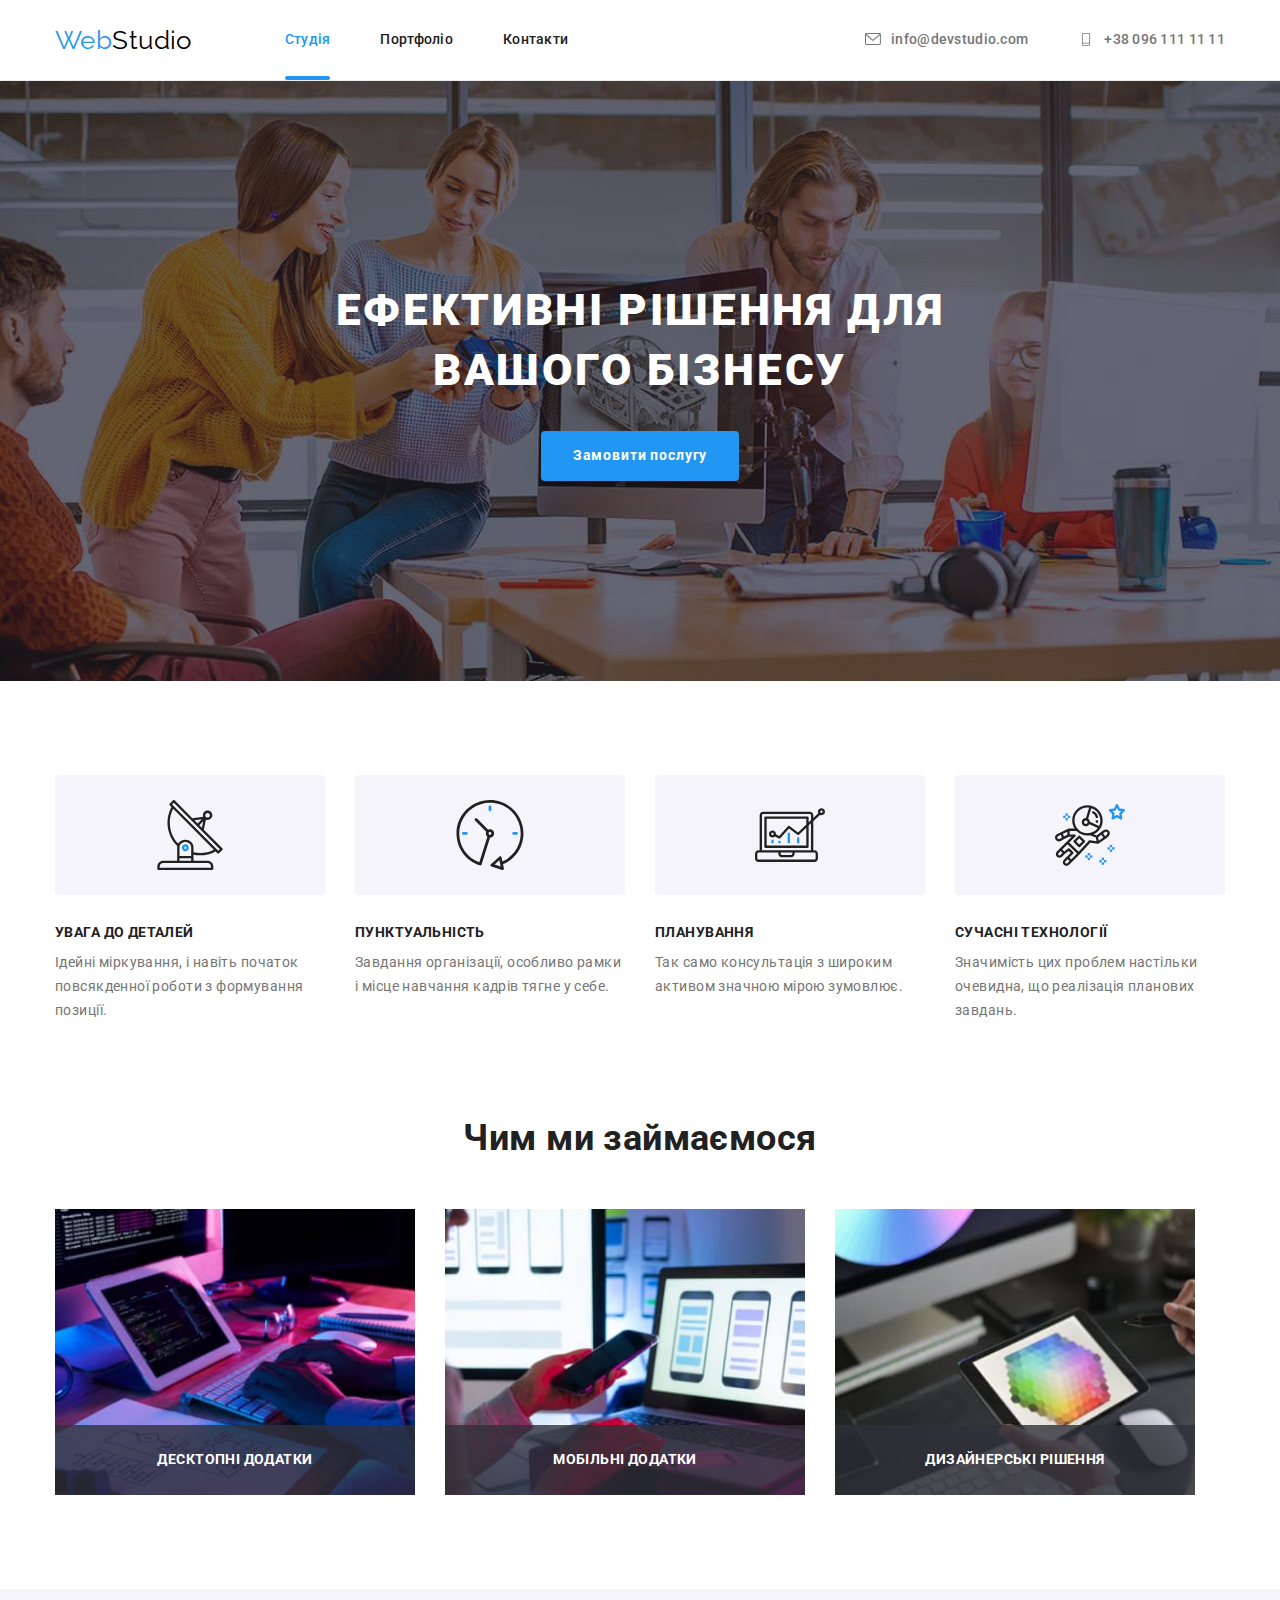
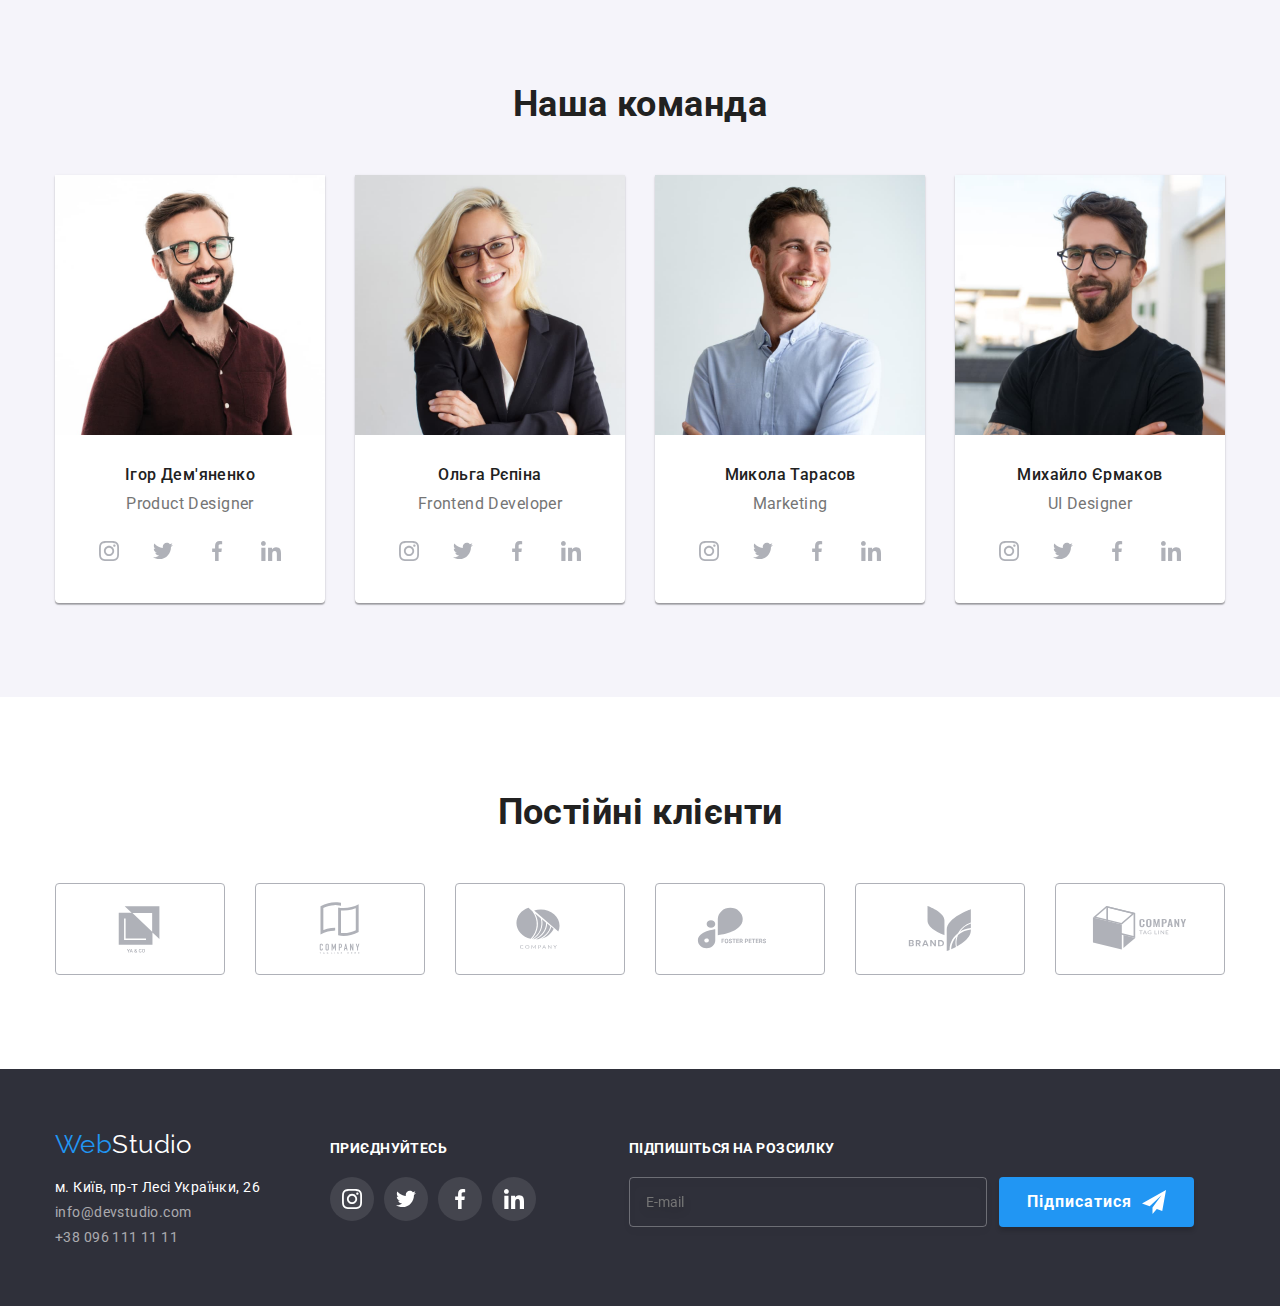
<file: index.html>
<!DOCTYPE html>
<html lang="uk">

<head>
  <meta charset="UTF-8" />
  <meta http-equiv="X-UA-Compatible" content="IE=edge" />
  <meta name="viewport" content="width=device-width, initial-scale=1.0" />
  <link href="https://fonts.googleapis.com/css2?family=Raleway:wght@700&family=Roboto:wght@400;500;700;900&display=swap"
    rel="stylesheet" />
  <link rel="stylesheet" href="./css/modern-normalize.css" />
  
  <link rel="stylesheet" href="./css/main.min.css">
  <title>WebStudio</title>
</head>

<body>
  <!--шапка-->
  <header class="header">
    <div class="container container__header">
      <nav class="nav">
        <a class="logo header--logo" href="./index.html">Web<span class="logo--black">Studio</span></a>
        <ul class="nav__menu">
          <li class="nav__item">
            <a class="nav__link nav__link-current" href="./index.html">Студія</a>
          </li>
          <li class="nav__item">
            <a class="nav__link" href="./portfolio.html">Портфоліо</a>
          </li>
          <li class="nav__item">
            <a class="nav__link" href="#">Контакти</a>
          </li>
        </ul>
      </nav>
      <ul class="contact__list">
        <li class="contact__item">
          <a class="contact__link" href="mailto:info@devstudio.com">
            <svg class="header__icon">
              <use href="./images/sprites.svg#icon-mail" height="12" width="16"></use>
            </svg>info@devstudio.com</a>
        </li>
        <li class="contact__item">
          <a class="contact__link" href="tel:+380961111111">
            <svg class="header__icon">
              <use href="./images/sprites.svg#icon-phone" ></use>
            </svg>+38 096 111 11 11</a>
        </li>
      </ul>
    </div>
  </header>
  <!--основна частина-->
  <main>
    <section class="hero overlay__hero">
      <div class="container">
        <div class="hero__center">
          <h1 class="hero__title">Ефективні рішення для вашого бізнесу</h1>
          <button class="hero__button" type="button" data-modal-open>
            Замовити послугу
          </button>
        </div>
      </div>
    </section>
    <section class="work">
      <div class="container">
        <h2 class="visually-hidden">переваги</h2>
        <ul class="work__list">
          <li class="work__item">
            <p class="work__card">
              <svg class="work__icon">
                <use href="./images/sprites.svg#icon-antenna"></use>
              </svg>
            </p>
            <h2 class="work__title">УВАГА ДО ДЕТАЛЕЙ</h2>
            <p class="work__text">
              Ідейні міркування, і навіть початок повсякденної роботи з
              формування позиції.
            </p>
          </li>
          <li class="work__item">
            <p class="work__card">
              <svg class="work__icon">
                <use href="./images/sprites.svg#icon-clock"></use>
              </svg>
            </p>
            <h2 class="work__title">ПУНКТУАЛЬНІСТЬ</h2>
            <p class="work__text">
              Завдання організації, особливо рамки і місце навчання кадрів
              тягне у себе.
            </p>
          </li>
          <li class="work__item">
            <p class="work__card">
              <svg class="work__icon">
                <use href="./images/sprites.svg#icon-diagram"></use>
              </svg>
            </p>
            <h2 class="work__title">ПЛАНУВАННЯ</h2>
            <p class="work__text">
              Так само консультація з широким активом значною мірою зумовлює.
            </p>
          </li>
          <li class="work__item">
            <p class="work__card">
              <svg class="work__icon">
                <use href="./images/sprites.svg#icon-astronaut"></use>
              </svg>
            </p>
            <h2 class="work__title">СУЧАСНІ ТЕХНОЛОГІЇ</h2>
            <p class="work__text">
              Значимість цих проблем настільки очевидна, що реалізація
              планових завдань.
            </p>
          </li>
        </ul>
      </div>
    </section>
    <section class="job">
      <div class="container">
        <h2 class="section__title">Чим ми займаємося</h2>

        <ul class="job__list">
          <li>
            <div class="job__img">
              <img src="./images/img1_sec2.jpg" alt="крупний план-зображення-програміст-працюючий-його-робочий-офіс"
                width="370" />
              <p class="job__text job__text-possition">Десктопні додатки</p>
            </div>
          </li>

          <li>
            <div class="job__img">
              <img src="./images/img2_sec2.jpg"
                alt="веб-інтерфейс-дизайнери-розробляють-додаток-смартфони-команда-творці-працює-інтерфейс-мобільні телефони"
                width="370" />
              <p class="job__text job__text-possition">Мобільні додатки</p>
            </div>
          </li>

          <li>
            <div class="job__img">
              <img src="./images/img3_sec2.jpg" alt="креативний-художник-веб-дизайн-з-робочим-колір-графічним-планшетом"
                width="370" />
              <p class="job__text job__text-possition">Дизайнерські рішення</p>
            </div>
          </li>
        </ul>
      </div>
    </section>

    <section class="team">
      <div class="container">
        <h2 class="section__title">Наша команда</h2>
        <ul class="team__list">
          <li class="team__item">
            <img src="./images/img1_sec3.jpg" alt="photo of a man" width="270" />
            <div class="team-card">
              <h3 class="team-card__title">Ігор Дем'яненко</h3>
              <p class="team-card__text">Product Designer</p>
              <ul class="social-icons__list">
                <li>
                  <a class="social-icon__link" href=""><svg class="social-icon__image">
                      <use href="./images/sprites.svg#icon-instagram"></use>
                    </svg>
                  </a>
                </li>
                <li>
                  <a class="social-icon__link" href=""><svg class="social-icon__image">
                      <use href="./images/sprites.svg#icon-twitter"></use>
                    </svg>
                  </a>
                </li>
                <li>
                  <a class="social-icon__link" href=""><svg class="social-icon__image">
                      <use href="./images/sprites.svg#icon-facebook"></use>
                    </svg>
                  </a>
                </li>
                <li>
                  <a class="social-icon__link" href=""><svg class="social-icon__image">
                      <use href="./images/sprites.svg#icon-linkedin"></use>
                    </svg>
                  </a>
                </li>
              </ul>
            </div>
          </li>

          <li class="team__item">
            <img src="./images/img2_sec3.jpg" alt="photo of a women" width="270" />
            <div class="team-card">
              <h3 class="team-card__title">Ольга Рєпіна</h3>
              <p class="team-card__text">Frontend Developer</p>
              <ul class="social-icons__list">
                <li>
                  <a class="social-icon__link" href=""><svg class="social-icon__image">
                      <use href="./images/sprites.svg#icon-instagram"></use>
                    </svg>
                  </a>
                </li>
                <li>
                  <a class="social-icon__link" href=""><svg class="social-icon__image">
                      <use href="./images/sprites.svg#icon-twitter"></use>
                    </svg>
                  </a>
                </li>
                <li>
                  <a class="social-icon__link" href=""><svg class="social-icon__image">
                      <use href="./images/sprites.svg#icon-facebook"></use>
                    </svg>
                  </a>
                </li>
                <li>
                  <a class="social-icon__link" href=""><svg class="social-icon__image">
                      <use href="./images/sprites.svg#icon-linkedin"></use>
                    </svg>
                  </a>
                </li>
              </ul>
            </div>
          </li>

          <li class="team__item">
            <img src="./images/img3_sec3.jpg" alt="photo of a man" width="270" />
            <div class="team-card">
              <h3 class="team-card__title">Микола Тарасов</h3>
              <p class="team-card__text">Marketing</p>
              <ul class="social-icons__list">
                <li>
                  <a class="social-icon__link" href=""><svg class="social-icon__image">
                      <use href="./images/sprites.svg#icon-instagram"></use>
                    </svg>
                  </a>
                </li>
                <li>
                  <a class="social-icon__link" href=""><svg class="social-icon__image">
                      <use href="./images/sprites.svg#icon-twitter"></use>
                    </svg>
                  </a>
                </li>
                <li>
                  <a class="social-icon__link" href=""><svg class="social-icon__image">
                      <use href="./images/sprites.svg#icon-facebook"></use>
                    </svg>
                  </a>
                </li>
                <li>
                  <a class="social-icon__link" href=""><svg class="social-icon__image">
                      <use href="./images/sprites.svg#icon-linkedin"></use>
                    </svg>
                  </a>
                </li>
              </ul>
            </div>
          </li>
          <li class="team__item">
            <img src="./images/img4_sec3.jpg" alt="photo of a man" width="270" />
            <div class="team-card">
              <h3 class="team-card__title">Михайло Єрмаков</h3>
              <p class="team-card__text">UI Designer</p>
              <ul class="social-icons__list">
                <li>
                  <a class="social-icon__link" href=""><svg class="social-icon__image">
                      <use href="./images/sprites.svg#icon-instagram"></use>
                    </svg>
                  </a>
                </li>
                <li>
                  <a class="social-icon__link" href=""><svg class="social-icon__image">
                      <use href="./images/sprites.svg#icon-twitter"></use>
                    </svg>
                  </a>
                </li>
                <li>
                  <a class="social-icon__link" href=""><svg class="social-icon__image">
                      <use href="./images/sprites.svg#icon-facebook"></use>
                    </svg>
                  </a>
                </li>
                <li>
                  <a class="social-icon__link" href=""><svg class="social-icon__image">
                      <use href="./images/sprites.svg#icon-linkedin"></use>
                    </svg>
                  </a>
                </li>
              </ul>
            </div>
          </li>
        </ul>
      </div>
    </section>
    <section class="cliens">
      <div class="container">
        <h2 class="section__title">Постійні клієнти</h2>
        <ul class="cliens__list">
          <li class="cliens__item">
            <a class="cliens__link" href="">
              <svg class="cliens__image">
                <use href="./images/sprites.svg#icon-client-1"></use>
              </svg>
            </a>
          </li>
          <li class="cliens__item">
            <a class="cliens__link" href=""><svg class="cliens__image">
                <use href="./images/sprites.svg#icon-client-2"></use>
              </svg></a>
          </li>
          <li class="cliens__item">
            <a class="cliens__link" href=""><svg class="cliens__image">
                <use href="./images/sprites.svg#icon-client-3"></use>
              </svg></a>
          </li>
          <li class="cliens__item">
            <a class="cliens__link" href=""><svg class="cliens__image">
                <use href="./images/sprites.svg#icon-client-4"></use>
              </svg></a>
          </li>
          <li class="cliens__item">
            <a class="cliens__link" href=""><svg class="cliens__image">
                <use href="./images/sprites.svg#icon-client-5"></use>
              </svg></a>
          </li>
          <li class="cliens__item">
            <a class="cliens__link" href=""><svg class="cliens__image">
                <use href="./images/sprites.svg#icon-client-6"></use>
              </svg></a>
          </li>
        </ul>
      </div>
    </section>
  </main>
  <!--футер-->
  <footer class="footer">
    <div class="container">
      <ul class="footer__list">
        <li>
          <a class="logo" href="./index.html">Web<span class="logo-white">Studio</span></a>
          <address>
            <ul class="address__list">
              <li class="address__item">
                <a class="address__link address__link-color" href="https://goo.gl/maps/jW1vsAmsS1k6WTaD8"
                  target="_blank" rel="noopener noreferrer">м. Київ, пр-т Лесі Українки, 26</a>
              </li>
              <li class="address__item">
                <a class="address__link" href="mailto:info@devstudio.com">info@devstudio.com</a>
              </li>
              <li class="address__item">
                <a class="address__link" href="tel:+380961111111">+38 096 111 11 11</a>
              </li>
            </ul>
          </address>
        </li>
        <li class="footer-social">
          <p class="footer__title">приєднуйтесь</p>
          <ul class="footer-social__list">
            <li class="footer-social__item">
              <a class="footer-social__link" href="">
                <svg class="footer-social__image">
                  <use href="./images/sprites.svg#icon-instagram"></use>
                </svg>
              </a>
            </li>

            <li class="footer-social__item">
              <a class="footer-social__link" href="">
                <svg class="footer-social__image">
                  <use href="./images/sprites.svg#icon-twitter"></use>
                </svg>
              </a>
            </li>

            <li class="footer-social__item">
              <a class="footer-social__link" href="https://www.facebook.com/">
                <svg class="footer-social__image">
                  <use href="./images/sprites.svg#icon-facebook"></use>
                </svg>
              </a>
            </li>

            <li class="footer-social__item">
              <a class="footer-social__link" href="">
                <svg class="footer-social__image">
                  <use href="./images/sprites.svg#icon-linkedin"></use>
                </svg>
              </a>
            </li>
          </ul>
        </li>
        <li>
          <div class="footer-subscribe">
            <p class="footer__title">Підпишіться на розсилку</p>

            <form name="signup_form" class="footer__form">
              <label for="email">
                <input class="footer__input-mail" id="email" type="email" name="email" placeholder="E-mail" />
              </label>

              <button class="footer-subscribe__btn" type="submit">
                Підписатися
                <svg class="footer-subscribe__image">
                  <use href="./images/sprites.svg#icon-telegram-icon"></use>
                </svg>
              </button>
            </form>

          </div>
        </li>
      </ul>
    </div>
  </footer>

  <div class="backdrop is-hidden" data-modal>
    <div class="modal">
      <button data-modal-close class="modal__btn">
        <svg class="modal__image-close">
          <use href="./images/sprites.svg#icon-close"></use>
        </svg>
      </button>
      <div class="modal-form">
        <p class="modal-title">Залиште свої дані, ми вам передзвонимо</p>
        <form class="modal-form__form">
          <div class="modal-field">
            <label class="modal-field__label" for="username">
              Ім'я
              <div class="modal-icon-label">
                <input class="modal-input" type="text" id="username" name="username" required />
                <svg class="modal-icon-field" width="18" height="18">
                  <use href="./images/sprites.svg#icon-person-modal"></use>
                </svg>
              </div>
            </label>
          </div>
          <div class="modal-field">
            <label class="modal-field__label" for="tel">
              Телефон
              <div class="modal-icon-label">
                <input class="modal-input" type="tel" id="tel" name="tel" required />
                <svg class="modal-icon-field" width="18" height="18">
                  <use href="./images/sprites.svg#icon-phone-modal"></use>
                </svg>
              </div>
            </label>
          </div>
          <div class="modal-field">
            <label class="modal-field__label" for="email">
              Пошта
              <div class="modal-icon-label">
                <input class="modal-input" type="email" id="email" name="email" />
                <svg class="modal-icon-field" width="18" height="18">
                  <use href="./images/sprites.svg#icon-email-modal"></use>
                </svg>
              </div>
            </label>
          </div>
          <div class="modal-field">
            <label class="modal-field__label" for="feedback">
              Коментар
              <textarea name="feedback" id="feedback" placeholder="Введіть текст"></textarea>
            </label>
          </div>

          <div class="modal-check">
            <input type="checkbox" id="privacy" name="privacy" value="true" class="modal-check__input visually-hidden"
              required />
            <label for="privacy" class="modal-check__label">
              <p class="modal-check__text">
                Погоджуюся з розсилкою та приймаю
                <a class="modal-check__link" href="#">Умови договору</a>
              </p>
            </label>
          </div>
          <button class="modal-form__btn" type="submit">Відправити</button>
        </form>
      </div>
    </div>
  </div>

  <script src="./js/modal.js"></script>
</body>

</html>
</file>
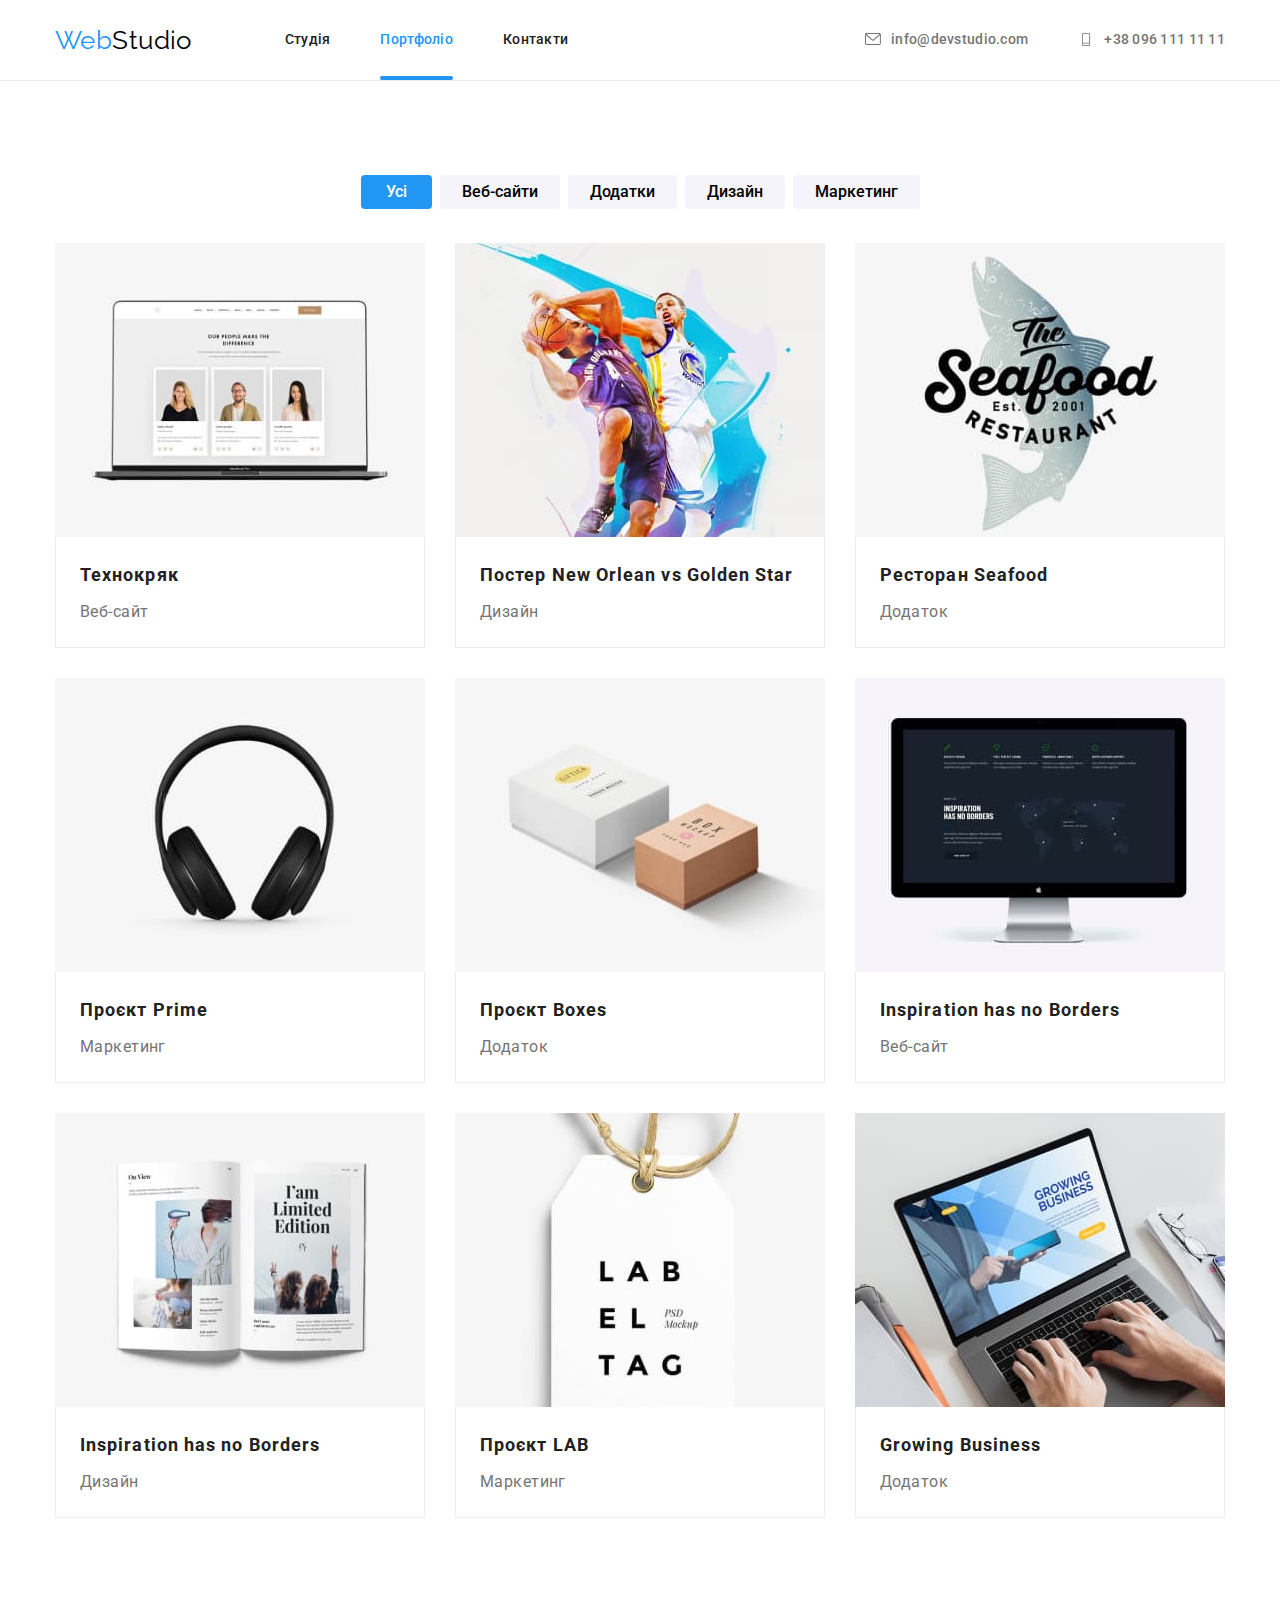
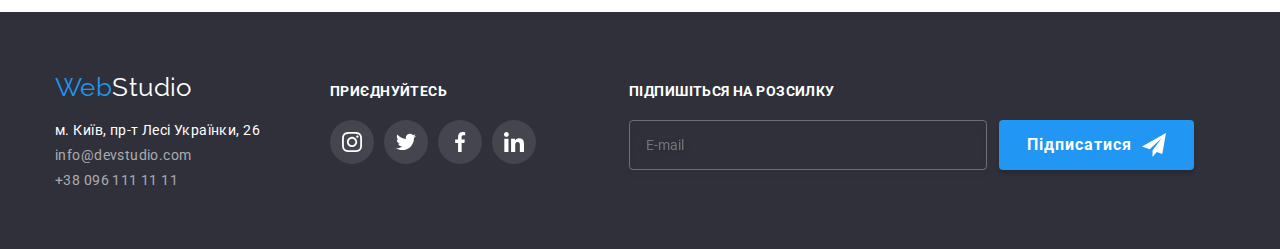
<file: portfolio.html>
<!DOCTYPE html>
<html lang="uk">

<head>
  <meta charset="UTF-8" />
  <meta http-equiv="X-UA-Compatible" content="IE=edge" />
  <meta name="viewport" content="width=device-width, initial-scale=1.0" />

  <link href="https://fonts.googleapis.com/css2?family=Raleway:wght@700&family=Roboto:wght@400;500;700;900&display=swap"
    rel="stylesheet" />
  <link rel="stylesheet" href="./css/modern-normalize.css" />

  <link rel="stylesheet" href="./css/main.min.css">
  <title>WebStudio</title>
</head>

<body>
  <!--шапка-->
  <header class="header">
    <div class="container container__header">
      <nav class="nav">
        <a class="logo header--logo" href="./index.html">Web<span class="logo--black">Studio</span></a>
        <ul class="nav__menu">
          <li class="nav__item">
            <a class="nav__link" href="./index.html">Студія</a>
          </li>
          <li class="nav__item">
            <a class="nav__link nav__link-current" href="./portfolio.html">Портфоліо</a>
          </li>
          <li class="nav__item">
            <a class="nav__link" href="#">Контакти</a>
          </li>
        </ul>
      </nav>
      <ul class="contact__list">
        <li class="contact__item">
          <a class="contact__link" href="mailto:info@devstudio.com">
            <svg class="header__icon">
              <use href="./images/sprites.svg#icon-mail" height="12" width="16"></use>
            </svg>info@devstudio.com</a>
        </li>
        <li class="contact__item">
          <a class="contact__link" href="tel:+380961111111">
            <svg class="header__icon">
              <use href="./images/sprites.svg#icon-phone"></use>
            </svg>+38 096 111 11 11</a>
        </li>
      </ul>
    </div>
  </header>
  <!--основна частина-->
  <main>
    <section class="projects">
      <ul class="container">
        <li>
          <h1 class="visually-hidden">кнопки</h1>
          <ul class="projects__menu">
            <li class="projects__link">
              <button class="projects__btn projects__btn-total projects__btn-current" type="button">
                Усі
              </button>
            </li>
            <li class="projects__link"><button class="projects__btn projects__btn-usually"
                type="button">Веб-сайти</button></li>
            <li class="projects__link"><button class="projects__btn projects__btn-usually"
                type="button">Додатки</button></li>
            <li class="projects__link"><button class="projects__btn projects__btn-usually" type="button">Дизайн</button>
            </li>
            <li class="projects__link"><button class="projects__btn projects__btn-usually"
                type="button">Маркетинг</button></li>
          </ul>
        </li>
        <li>
          <h2 class="visually-hidden">проекти</h2>

          <ul class="project__list">
            <li class="project_item">
              <a class="project__link" href="">
                <div class="project__link-img">
                  <img src="./images/img-technokrak.jpg" alt="включений ноутбук" width="370" />
                  <p class="project__text">
                    Ресурс пропонує комплексні пропозиції з різним рівнем
                    функціоналу та сервісів. Все це дозволить відвідувачу
                    отримати вичерпні відомості про компанію чи приватну
                    особу.
                  </p>
                </div>

                <div class="description">
                  <h3 class="description__title">Технокряк</h3>
                  <p class="description__text">Веб-сайт</p>
                </div>
              </a>
            </li>

            <li class="project_item">
              <a class="project__link" href="">
                <div class="project__link-img">
                  <img src="./images/img-poster_NO.jpg" alt="гра в басткетбол" width="370" />
                  <p class="project__text">
                    Ресурс пропонує комплексні пропозиції з різним рівнем
                    функціоналу та сервісів. Все це дозволить відвідувачу
                    отримати вичерпні відомості про компанію чи приватну
                    особу.
                  </p>
                </div>
                <div class="description">
                  <h3 class="description__title">
                    Постер New Orlean vs Golden Star
                  </h3>
                  <p class="description__text">Дизайн</p>
                </div>
              </a>
            </li>

            <li class="project_item">
              <a class="project__link" href="">
                <div class="project__link-img">
                  <img src="./images/img-seafood.jpg" alt="логотип з рибою" width="370" />
                  <p class="project__text">
                    Ресурс пропонує комплексні пропозиції з різним рівнем
                    функціоналу та сервісів. Все це дозволить відвідувачу
                    отримати вичерпні відомості про компанію чи приватну
                    особу.
                  </p>
                </div>
                <div class="description">
                  <h3 class="description__title">Ресторан Seafood</h3>
                  <p class="description__text">Додаток</p>
                </div>
              </a>
            </li>

            <li class="project_item">
              <a class="project__link" href="">
                <div class="project__link-img">
                  <img src="./images/img-prime.jpg" alt="фото навушників" width="370" />
                  <p class="project__text">
                    Ресурс пропонує комплексні пропозиції з різним рівнем
                    функціоналу та сервісів. Все це дозволить відвідувачу
                    отримати вичерпні відомості про компанію чи приватну
                    особу.
                  </p>
                </div>
                <div class="description">
                  <h3 class="description__title">Проєкт Prime</h3>
                  <p class="description__text">Маркетинг</p>
                </div>
              </a>
            </li>

            <li class="project_item">
              <a class="project__link" href="">
                <div class="project__link-img">
                  <img src="./images/img-boxes.jpg" alt="картонні коробочки" width="370" />
                  <p class="project__text">
                    Ресурс пропонує комплексні пропозиції з різним рівнем
                    функціоналу та сервісів. Все це дозволить відвідувачу
                    отримати вичерпні відомості про компанію чи приватну
                    особу.
                  </p>
                </div>
                <div class="description">
                  <h3 class="description__title">Проєкт Boxes</h3>
                  <p class="description__text">Додаток</p>
                </div>
              </a>
            </li>
            <li class="project_item">
              <a class="project__link" href="">
                <div class="project__link-img">
                  <img src="./images/img-inspiration.jpg" alt="монітор" width="370" />
                  <p class="project__text">
                    Ресурс пропонує комплексні пропозиції з різним рівнем
                    функціоналу та сервісів. Все це дозволить відвідувачу
                    отримати вичерпні відомості про компанію чи приватну
                    особу.
                  </p>
                </div>
                <div class="description">
                  <h3 class="description__title">Inspiration has no Borders</h3>
                  <p class="description__text">Веб-сайт</p>
                </div>
              </a>
            </li>
            <li class="project_item">
              <a class="project__link" href="">
                <div class="project__link-img">
                  <img src="./images/img-limited_edition.jpg" alt="відкрита книга" width="370" />
                  <p class="project__text">
                    Ресурс пропонує комплексні пропозиції з різним рівнем
                    функціоналу та сервісів. Все це дозволить відвідувачу
                    отримати вичерпні відомості про компанію чи приватну
                    особу.
                  </p>
                </div>
                <div class="description">
                  <h3 class="description__title">Inspiration has no Borders</h3>
                  <p class="description__text">Дизайн</p>
                </div>
              </a>
            </li>
            <li class="project_item">
              <a class="project__link" href="">
                <div class="project__link-img">
                  <img src="./images/img-LAB.jpg" alt="бейджік-бірка" width="370" />
                  <p class="project__text">
                    Ресурс пропонує комплексні пропозиції з різним рівнем
                    функціоналу та сервісів. Все це дозволить відвідувачу
                    отримати вичерпні відомості про компанію чи приватну
                    особу.
                  </p>
                </div>
                <div class="description">
                  <h3 class="description__title">Проєкт LAB</h3>
                  <p class="description__text">Маркетинг</p>
                </div>
              </a>
            </li>
            <li class="project_item">
              <a class="project__link" href="">
                <div class="project__link-img">
                  <img src="./images/img-growing_business.jpg" alt="робота на ноутбукі" width="370" />
                  <p class="project__text">
                    Ресурс пропонує комплексні пропозиції з різним рівнем
                    функціоналу та сервісів. Все це дозволить відвідувачу
                    отримати вичерпні відомості про компанію чи приватну
                    особу.
                  </p>
                </div>
                <div class="description">
                  <h3 class="description__title">Growing Business</h3>
                  <p class="description__text">Додаток</p>
                </div>
              </a>
            </li>
          </ul>
        </li>
      </ul>
    </section>
  </main>
  <!--футер-->
  <footer class="footer">
    <div class="container">
      <ul class="footer__list">
        <li>
          <a class="logo" href="./index.html">Web<span class="logo-white">Studio</span></a>
          <address>
            <ul class="address__list">
              <li class="address__item">
                <a class="address__link address__link-color" href="https://goo.gl/maps/jW1vsAmsS1k6WTaD8"
                  target="_blank" rel="noopener noreferrer">м. Київ, пр-т Лесі Українки, 26</a>
              </li>
              <li class="address__item">
                <a class="address__link" href="mailto:info@devstudio.com">info@devstudio.com</a>
              </li>
              <li class="address__item">
                <a class="address__link" href="tel:+380961111111">+38 096 111 11 11</a>
              </li>
            </ul>
          </address>
        </li>
        <li class="footer-social">
          <p class="footer__title">приєднуйтесь</p>
          <ul class="footer-social__list">
            <li class="footer-social__item">
              <a class="footer-social__link" href="">
                <svg class="footer-social__image">
                  <use href="./images/sprites.svg#icon-instagram"></use>
                </svg>
              </a>
            </li>

            <li class="footer-social__item">
              <a class="footer-social__link" href="">
                <svg class="footer-social__image">
                  <use href="./images/sprites.svg#icon-twitter"></use>
                </svg>
              </a>
            </li>

            <li class="footer-social__item">
              <a class="footer-social__link" href="https://www.facebook.com/">
                <svg class="footer-social__image">
                  <use href="./images/sprites.svg#icon-facebook"></use>
                </svg>
              </a>
            </li>

            <li class="footer-social__item">
              <a class="footer-social__link" href="">
                <svg class="footer-social__image">
                  <use href="./images/sprites.svg#icon-linkedin"></use>
                </svg>
              </a>
            </li>
          </ul>
        </li>
        <li>
          <div class="footer-subscribe">
            <p class="footer__title">Підпишіться на розсилку</p>

            <form name="signup_form" class="footer__form">
              <label for="email">
                <input class="footer__input-mail" id="email" type="email" name="email" placeholder="E-mail" />
              </label>

              <button class="footer-subscribe__btn" type="submit">
                Підписатися
                <svg class="footer-subscribe__image">
                  <use href="./images/sprites.svg#icon-telegram-icon"></use>
                </svg>
              </button>
            </form>

          </div>
        </li>
      </ul>
    </div>
  </footer>
</body>

</html>
</file>
<file: css/main.min.css>
:root{--main-color: #212121;--second-color: #ffffff;--one-color: #000000;--two-color: #757575;--three-color: #f5f4fa;--line-color: #ececec;--line-color-second: #eeeeee;--main-btn-color: #2196f3;--main-bg-color: #2f303a;--icon-color: #afb1b8;--second-btn-color: #188CE8}body{font-family:"Roboto",sans-serif;font-size:14px;line-height:1.14;color:var(--main-color);background-color:var(--second-color);letter-spacing:.03em}a{text-decoration:none;color:inherit}ul{padding:0;margin:0;list-style:none}p,h1,h2,h3,h4,h5,h6{margin:0}button{cursor:pointer;border:none}address{font-style:normal}img{display:block;height:auto;width:100%;max-width:100%}.container{width:1200px;padding-left:15px;padding-right:15px;margin-left:auto;margin-right:auto}.visually-hidden{border:0;clip:rect(0 0 0 0);height:1px;margin:-1px;overflow:hidden;padding:0;position:absolute;width:1px}.container__header{display:flex;align-items:center}.header{border-bottom:1px solid var(--line-color)}.nav{display:flex;align-items:center}.nav__menu{display:flex}.logo{font-family:"Raleway",sans-serif;font-size:26px;line-height:1.19;color:var(--main-btn-color)}.header--logo{margin-right:93px}.logo--black{color:var(--one-color)}.nav__link{display:block;padding:32px 0;position:relative;font-weight:500;line-height:1.14;letter-spacing:.02em;transition:color 250ms cubic-bezier(0.4, 0, 0.2, 1)}.nav__link:hover,.nav__link:focus{color:var(--main-btn-color)}.nav__link-current{color:var(--main-btn-color)}.nav__link-current::after{content:"";position:absolute;width:100%;height:4px;background-color:var(--main-btn-color);border-radius:2px;left:0;bottom:0}.contact__link{display:flex;align-items:center;font-weight:500;line-height:1.14;letter-spacing:.02em;color:var(--two-color);transition:color 250ms cubic-bezier(0.4, 0, 0.2, 1)}.contact__link:hover,.contact__link:focus{color:var(--main-btn-color)}.nav__item:not(:last-child),.contact__item:not(:last-child){margin-right:50px}.header__icon{height:13px;width:16px;margin-right:10px;fill:currentColor}.contact__list{display:flex;margin-left:auto}.hero{background-color:var(--main-bg-color);padding:200px 0;text-align:center}.overlay__hero{max-width:1600px;height:600px;margin:0 auto;background-image:linear-gradient(to left, rgba(47, 48, 58, 0.4), rgba(47, 48, 58, 0.4)),url(../images/hero-bg.jpg);background-repeat:no-repeat;background-position:center;background-size:cover}.hero__title{margin-left:auto;margin-right:auto;margin-bottom:30px;width:696px;font-weight:900;font-size:44px;line-height:1.36;letter-spacing:.06em;text-transform:uppercase;color:var(--second-color)}.hero__button{font-family:"Roboto";font-weight:700;line-height:2.14;letter-spacing:.06em;color:var(--second-color);border-color:var(--main-btn-color);padding:10px 32px;background-color:var(--main-btn-color);box-shadow:0px 4px 4px rgba(0,0,0,.15);border-radius:4px;transition:color 250ms cubic-bezier(0.4, 0, 0.2, 1)}.hero__button:hover,.hero__button:focus{color:var(--main-btn-color);background-color:var(--second-color);border-color:var(--main-btn-color)}.hero__button:active{color:var(--main-btn-color);background-color:var(--second-color);border-color:var(--main-btn-color)}.work{background-color:var(--second-color);text-align:start;padding:94px 0}.job{background-color:var(--second-color);text-align:start}.work__list{display:flex}.work__item{width:270px}.work__item:not(:last-child){margin-right:30px}.work__card{display:flex;justify-content:center;align-items:center;width:270px;height:120px;background-color:var(--three-color);border-radius:4px}.work__icon{width:70px;height:70px}.work__title{margin-top:30px;margin-bottom:10px;font-size:14px;text-transform:uppercase}.work__text{line-height:1.71;color:var(--two-color)}.section__title{text-align:center;font-size:36px;line-height:1.17;margin-bottom:50px}.job__list{display:flex}.job__img{position:relative;display:flex;margin-right:30px;margin-bottom:94px}.job__text-possition{position:relative}.job__text{position:absolute;left:0;bottom:0;display:flex;align-items:center;justify-content:center;height:70px;width:100%;font-weight:700;line-height:1.14;text-transform:uppercase;color:var(--second-color);background-color:rgba(47,48,58,.8)}.team{background-color:var(--three-color);padding:94px 0}.team__list{display:flex}.team__item{text-align:center;width:270px;background-color:var(--second-color);box-shadow:0px 1px 3px rgba(0,0,0,.12),0px 1px 1px rgba(0,0,0,.14),0px 2px 1px rgba(0,0,0,.2);border-radius:0px 0px 4px 4px}.team__item:not(:last-child){margin-right:30px}.team-card{padding:30px 0}.team-card__title{font-weight:500;font-size:16px;line-height:1.19}.team-card__text{margin-top:10px;font-size:16px;line-height:1.19;color:var(--two-color)}.social-icons__list{display:flex;margin-top:16px;padding:0 32px;gap:10px}.social-icon__image{height:20px;width:20px;fill:var(--icon-color);transition:fill 250ms cubic-bezier(0.4, 0, 0.2, 1)}.social-icon__link{height:44px;width:44px;color:var(--second-color);background-color:rgba(0,0,0,0);border-radius:50%;display:flex;justify-content:center;align-items:center;transition:background-color 250ms cubic-bezier(0.4, 0, 0.2, 1)}.social-icon__link:hover,.social-icon__link:focus{background-color:var(--main-btn-color)}.social-icon__link:hover .social-icon__image,.social-icon__link:focus .social-icon__image{fill:var(--second-color)}.cliens{background-color:var(--second-color);padding:94px 0}.cliens__list{display:flex;justify-content:center;align-items:center}.cliens__link{display:flex;justify-content:center;align-items:center;border:1px solid #afb1b8;border-radius:4px;width:170px;height:92px;cursor:pointer;transition:border 250ms cubic-bezier(0.4, 0, 0.2, 1)}.cliens__link:hover,.cliens__link:focus{border:1px solid var(--main-btn-color)}.cliens__link:hover .cliens__image,.cliens__link:focus .cliens__image{fill:var(--main-btn-color)}.cliens__image{display:flex;height:60px;width:106px;fill:var(--icon-color);transition:fill 250ms cubic-bezier(0.4, 0, 0.2, 1)}.cliens__item:not(:last-child){margin-right:30px}.projects{background-color:var(--second-color);padding:94px 0}.projects__menu{display:flex;justify-content:center}.projects__btn-total{padding:4px 25px}.projects__btn-usually{padding:4px 22px}.projects__btn{font-family:"Roboto";font-weight:500;font-size:16px;line-height:1.625;background-color:var(--three-color);border-color:rgba(0,0,0,0);border-radius:4px;transition:transform 250ms cubic-bezier(0.4, 0, 0.2, 1),border-color 250ms cubic-bezier(0.4, 0, 0.2, 1),box-shadow 250ms cubic-bezier(0.4, 0, 0.2, 1)}.projects__btn:hover,.projects__btn:focus{color:var(--second-color);background-color:var(--main-btn-color);border-color:var(--main-btn-color);box-shadow:0px 3px 1px rgba(0,0,0,.1),0px 1px 2px rgba(0,0,0,.08),0px 2px 2px rgba(0,0,0,.12)}.projects__btn-current{color:var(--second-color);background-color:var(--main-btn-color)}.projects__link:not(:last-child){margin-right:8px}.project__list{display:flex;flex-wrap:wrap;margin-top:34px;gap:30px}.project__link{display:block;flex-basis:calc((100% - 60px)/3);background-color:var(--second-color);transition:box-shadow 250ms cubic-bezier(0.4, 0, 0.2, 1)}.project__link:hover,.project__link:focus{box-shadow:0px 1px 1px rgba(0,0,0,.12),0px 4px 4px rgba(0,0,0,.06),1px 4px 6px rgba(0,0,0,.16)}.project__link:hover .project__text,.project__link:focus .project__text{transform:translateY(-100%)}.project__link-img{position:relative;overflow:hidden}.description{padding:20px 24px;border-left:1px solid var(--line-color);border-right:1px solid var(--line-color);border-bottom:1px solid var(--line-color)}.project__text{position:absolute;transform:translateY(0);background-color:rgba(33,150,243,.9);padding:63px 24px;font-size:18px;line-height:1.56;color:var(--second-color);transition:transform .25s cubic-bezier(0.4, 0, 0.2, 1)}.description__title{font-weight:700;font-size:18px;line-height:2;letter-spacing:.06em}.description__text{margin-top:4px;font-size:16px;line-height:1.875;color:var(--two-color)}.backdrop{position:fixed;top:0;left:0;width:100%;height:100%;background-color:rgba(0,0,0,.2);transition:opacity .5s ease-in-out,visibility .5s ease-in-out}.modal{position:absolute;top:50%;left:50%;transform:translate(-50%, -50%);width:528px;height:581px;background-color:var(--second-color);box-shadow:0px 1px 3px rgba(0,0,0,.12),0px 1px 1px rgba(0,0,0,.14),0px 2px 1px rgba(0,0,0,.2);border-radius:4px;transform:translate(-50%, -50%) scale(1) rotate(0);transition:transform .25s linear,border-radius .25s ease-in-out}.backdrop.is-hidden .modal{transform:translate(-50%, -50%) scale(0) rotate(180deg);border-radius:10%}.modal__btn{position:absolute;right:8px;top:8px;width:30px;height:30px;border-radius:50%;border:1px solid rgba(0,0,0,.1);background-color:var(--second-color);display:flex;justify-content:center;align-items:center}.modal__btn:hover .modal__image-close,.modal__btn:hover .modal__image-close{fill:var(--main-btn-color)}.modal__image-close{display:flex;height:18px;width:18px;fill:var(--one-color);transition:fill .25s cubic-bezier(0.4, 0, 0.2, 1)}.backdrop.is-hidden{opacity:0;pointer-events:none;visibility:hidden}.modal-form{display:flex;flex-direction:column;margin:35px 45px 45px}.modal-title{font-weight:700;font-size:20px;line-height:1.15;text-align:center;color:var(--main-color);margin-bottom:12px}.modal-form__form{display:flex;flex-direction:column}.modal-form__btn{font-weight:700;font-size:16px;line-height:1,875;box-shadow:0px 4px 4px rgba(0,0,0,.15);border-radius:4px;border-color:rgba(0,0,0,0);padding:10px 54px;margin-top:30px;display:flex;margin-left:auto;margin-right:auto;letter-spacing:.06em;background-color:var(--main-btn-color);color:var(--second-color)}.modal-form__btn:hover,.modal-form__btn:focus{background-color:var(--second-btn-color)}.modal-input{width:100%;height:40px;padding-left:42px;border:1px solid rgba(33,33,33,.2);border-radius:4px;outline:none}.modal-input:hover,.modal-input .modal-field__label>textarea:hover{border-color:var(--main-btn-color)}.modal-input:hover+.modal-icon-field{fill:var(--main-btn-color)}.modal-icon-label{position:relative;margin-top:4px;margin-bottom:10px}.modal-icon-field{fill:var(--main-color);margin-left:12px;position:absolute;left:0;top:50%;transform:translateY(-50%)}.modal-field__label{font-size:12px;line-height:1.27;letter-spacing:.01em;color:var(--two-color);margin-bottom:4px}.modal-field__label>textarea{width:100%;height:120px;margin-top:4px;padding:12px 16px;border:1px solid rgba(33,33,33,.2);border-radius:4px;resize:none;outline:none}.modal-check__text{font-size:14px;line-height:1.71;color:var(--two-color);display:flex;align-items:center;padding-left:8px}.modal-check__text>a{margin-left:5px}.modal-check__link{color:var(--main-btn-color)}.modal-check{display:flex;align-items:center;margin-left:12px}.modal-check__label{display:flex;align-items:center;margin-top:20px}.modal-check__label:before{content:"";height:15px;width:16px;border-radius:3px;border:1.8px solid var(--main-color);display:block;background-color:var(--second-color)}.modal-check__input:checked+.modal-check__label:before{background-color:var(--main-btn-color);border-color:rgba(0,0,0,0);background-image:url(../images/check.svg);background-repeat:no-repeat;background-position:center}.footer{padding:60px 0;background-color:var(--main-bg-color)}address{margin-top:20px}.address__item:not(:last-child){margin-bottom:9px}.address__link{font-weight:400;color:rgba(255,255,255,.6)}.logo-white{color:var(--second-color)}.address__link-color{color:var(--second-color)}.footer__list{display:flex}.footer-social{margin-left:70px}.footer__title{font-weight:700;text-transform:uppercase;color:var(--second-color);margin-bottom:20px;margin-top:12px}.footer__form{display:flex}.footer-social__link{display:flex;height:44px;width:44px;border-radius:50%;background-color:rgba(255,255,255,.1);align-items:center;justify-content:center;transition:background-color 250ms cubic-bezier(0.4, 0, 0.2, 1)}.footer-social__link:hover,.footer-social__link:focus{background-color:var(--main-btn-color)}.footer-social__item{margin-left:10px;display:flex;align-items:center;justify-content:center}.footer-social__item:first-child{margin-left:0}.footer-social__list{display:flex}.footer-social__image{display:flex;height:20px;width:20px;fill:var(--second-color)}.footer-subscribe{margin-left:93px}.footer__input-mail{display:flex;align-items:center;justify-content:center;width:358px;height:50px;padding-left:16px;background-color:rgba(0,0,0,0);border:1px solid rgba(255,255,255,.3);filter:drop-shadow(0px 4px 4px rgba(0, 0, 0, 0.15));border-radius:4px}.footer-subscribe__btn{padding:10px 28px;background-color:var(--main-btn-color);margin-left:12px;box-shadow:0px 4px 4px rgba(0,0,0,.15);border-radius:4px;font-weight:700;font-size:16px;line-height:1,875;display:flex;align-items:center;text-align:center;letter-spacing:.06em;color:var(--second-color);transition:color 250ms cubic-bezier(0.4, 0, 0.2, 1),background-color 250ms cubic-bezier(0.4, 0, 0.2, 1);display:flex}.footer-subscribe__image{display:block;margin-left:10px;fill:var(--second-color);width:24px;height:24px;transition:fill 250ms cubic-bezier(0.4, 0, 0.2, 1)}/*# sourceMappingURL=main.min.css.map */
</file>
